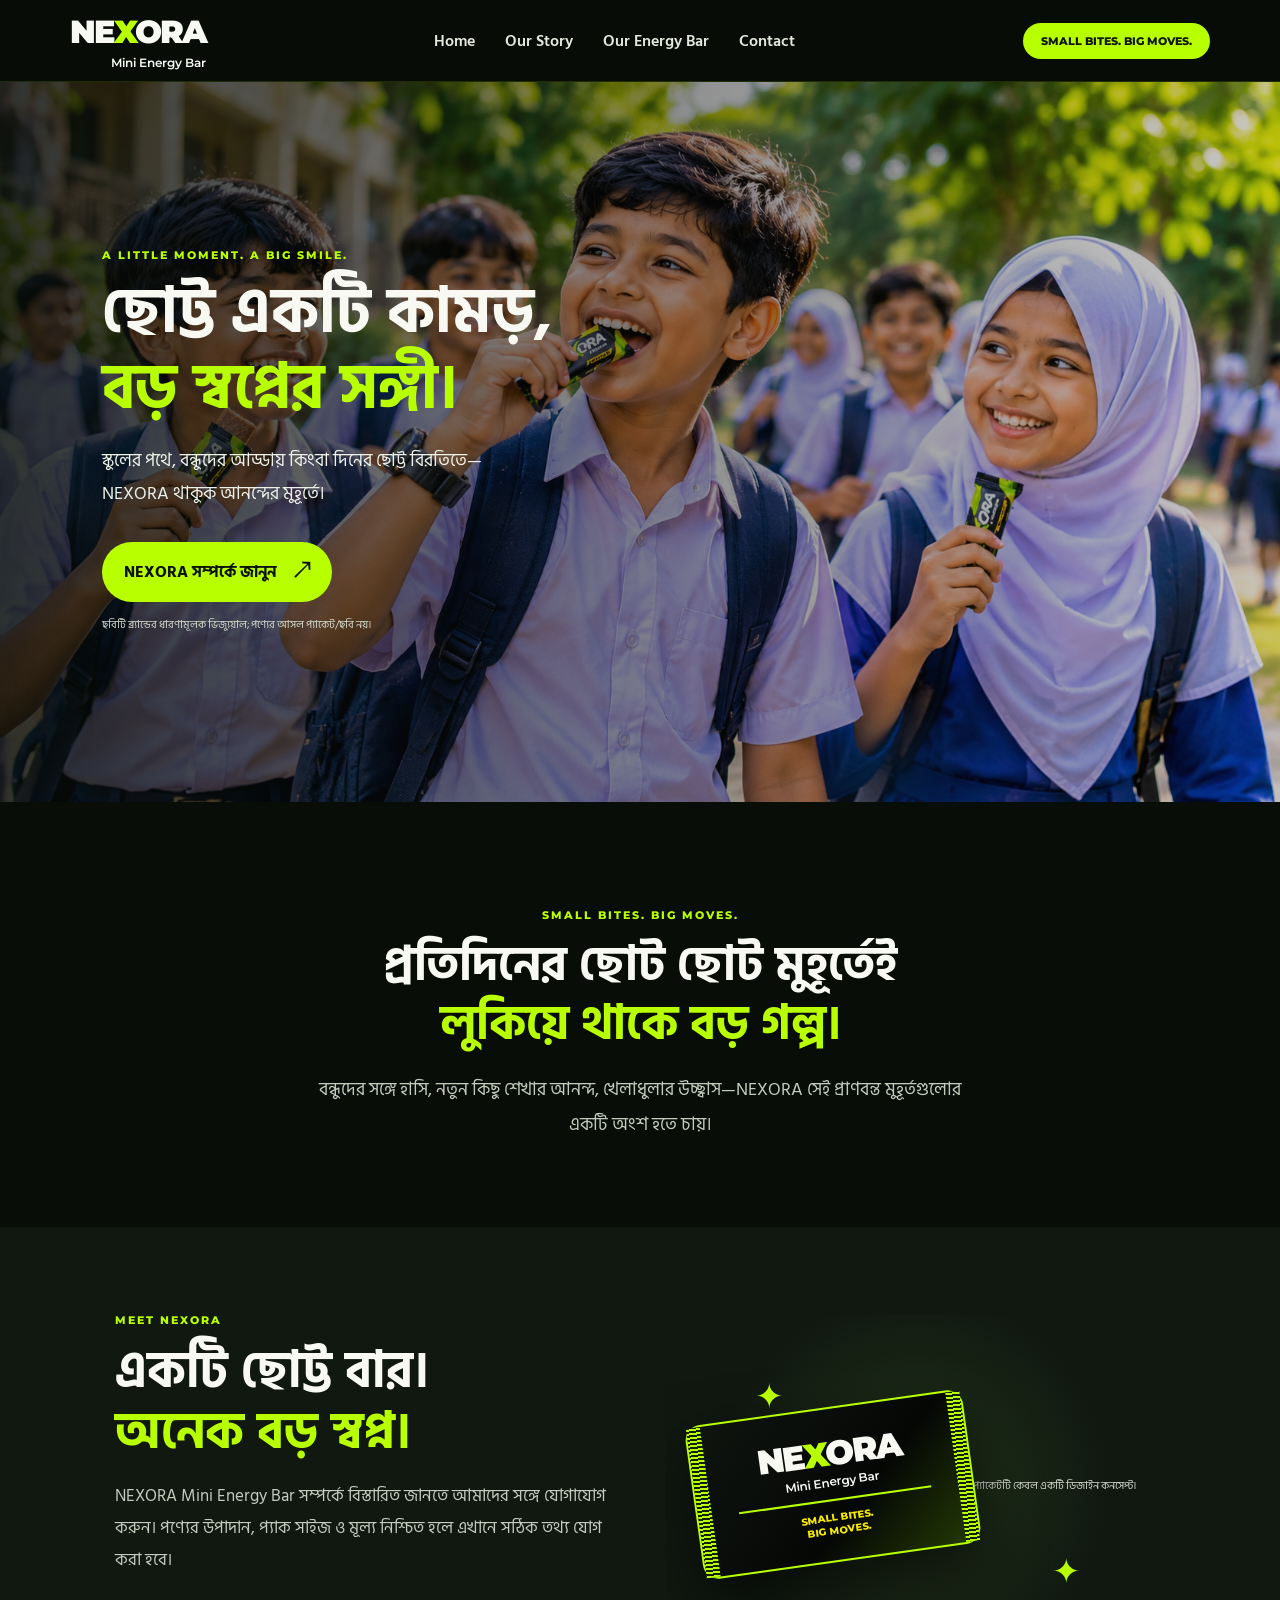
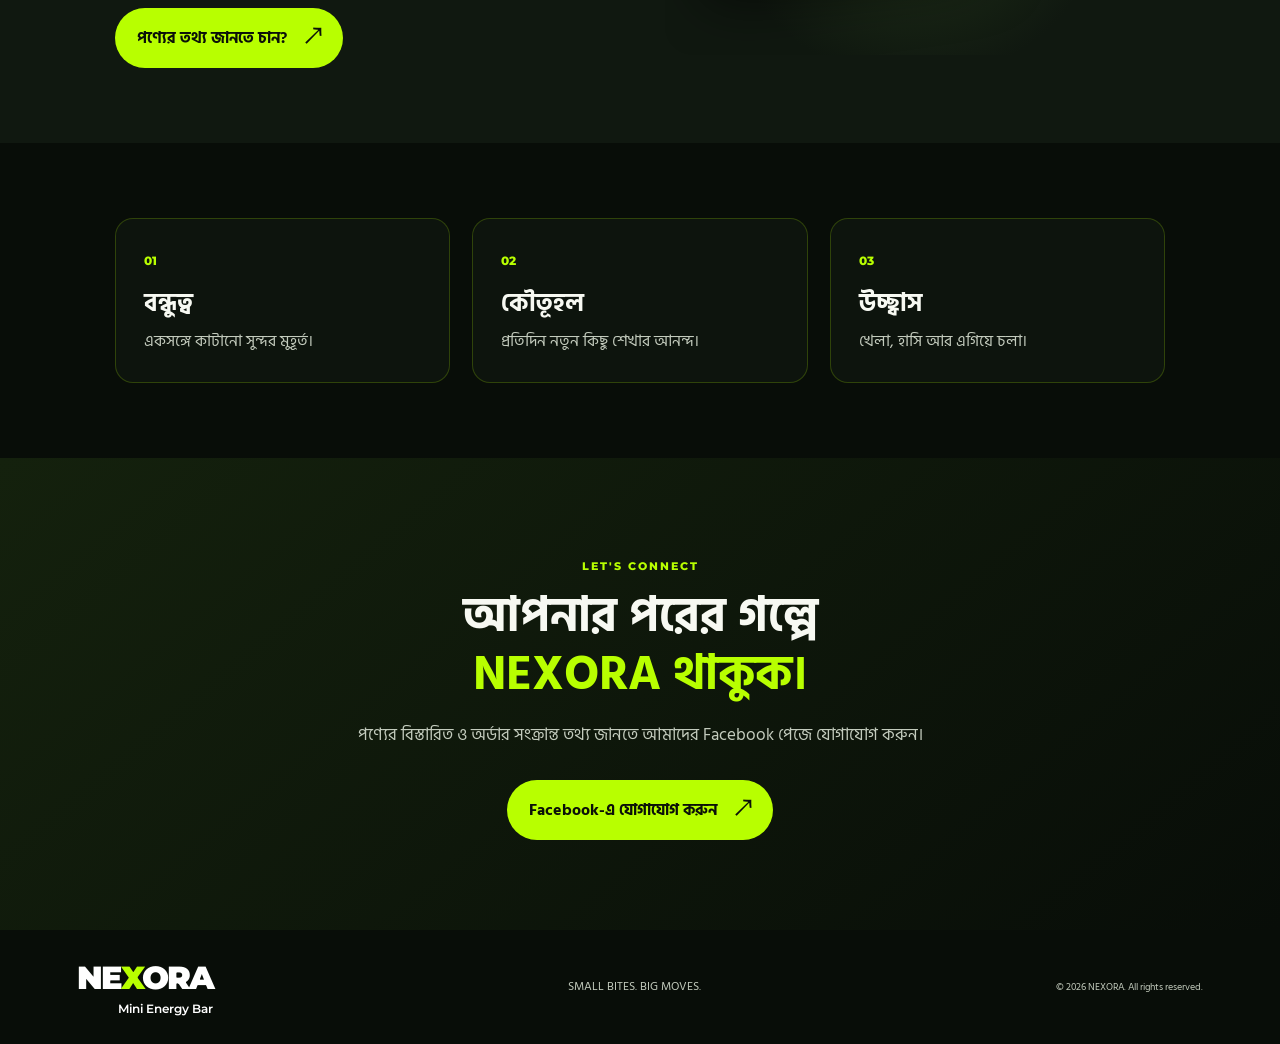
<file: index.html>
<!doctype html>
<html lang="bn">
<head>
  <meta charset="utf-8">
  <meta name="viewport" content="width=device-width, initial-scale=1">
  <title>NEXORA Mini Energy Bar | Small Bites. Big Moves.</title>
  <meta name="description" content="NEXORA Mini Energy Bar — ছোট্ট কামড়, বড় স্বপ্নের পথে।">
  <meta name="theme-color" content="#080d08">
  <link rel="icon" href="assets/favicon.svg" type="image/svg+xml">
  <link rel="stylesheet" href="assets/style.css">
</head>
<body>
  <header class="site-header">
    <a class="brand" href="#" aria-label="NEXORA home">
      <span class="brand-name">NE<span>X</span>ORA</span>
      <small>Mini Energy Bar</small>
    </a>
    <button class="menu-toggle" aria-label="Open menu" aria-expanded="false">☰</button>
    <nav class="nav">
      <a href="#home">Home</a><a href="#story">Our Story</a><a href="#product">Our Energy Bar</a><a href="#contact">Contact</a>
    </nav>
    <a class="tagline-pill" href="#product">SMALL BITES. BIG MOVES.</a>
  </header>

  <main>
    <section class="hero" id="home">
      <img class="hero-image" src="assets/nexora-bangladeshi-school-children-hero.png" alt="বাংলাদেশি স্কুলপড়ুয়া শিশুরা স্কুলের পথে NEXORA Mini Energy Bar উপভোগ করছে — ধারণামূলক ব্র্যান্ড ভিজ্যুয়াল">
      <div class="hero-copy">
        <p class="eyebrow">A LITTLE MOMENT. A BIG SMILE.</p>
        <h1>ছোট্ট একটি কামড়,<br><span>বড় স্বপ্নের সঙ্গী।</span></h1>
        <p>স্কুলের পথে, বন্ধুদের আড্ডায় কিংবা দিনের ছোট্ট বিরতিতে—NEXORA থাকুক আনন্দের মুহূর্তে।</p>
        <a class="button" href="#contact">NEXORA সম্পর্কে জানুন <span>↗</span></a>
        <p class="concept-note">ছবিটি ব্র্যান্ডের ধারণামূলক ভিজ্যুয়াল; পণ্যের আসল প্যাকেট/ছবি নয়।</p>
      </div>
    </section>

    <section class="intro" id="story">
      <p class="eyebrow">SMALL BITES. BIG MOVES.</p>
      <h2>প্রতিদিনের ছোট ছোট মুহূর্তেই<br><span>লুকিয়ে থাকে বড় গল্প।</span></h2>
      <p class="intro-text">বন্ধুদের সঙ্গে হাসি, নতুন কিছু শেখার আনন্দ, খেলাধুলার উচ্ছ্বাস—NEXORA সেই প্রাণবন্ত মুহূর্তগুলোর একটি অংশ হতে চায়।</p>
    </section>

    <section class="product-section" id="product">
      <div class="product-copy">
        <p class="eyebrow">MEET NEXORA</p>
        <h2>একটি ছোট্ট বার।<br><span>অনেক বড় স্বপ্ন।</span></h2>
        <p>NEXORA Mini Energy Bar সম্পর্কে বিস্তারিত জানতে আমাদের সঙ্গে যোগাযোগ করুন। পণ্যের উপাদান, প্যাক সাইজ ও মূল্য নিশ্চিত হলে এখানে সঠিক তথ্য যোগ করা হবে।</p>
        <a class="button" href="#contact">পণ্যের তথ্য জানতে চান? <span>↗</span></a>
      </div>
      <div class="product-art" aria-label="NEXORA concept pack illustration">
        <div class="pack">
          <div class="pack-brand">NE<span>X</span>ORA</div>
          <div class="pack-sub">Mini Energy Bar</div>
          <div class="pack-line"></div>
          <div class="pack-tag">SMALL BITES.<br>BIG MOVES.</div>
        </div>
        <span class="spark spark-one">✦</span><span class="spark spark-two">✦</span>
        <p class="concept-note">প্যাকেটটি কেবল একটি ডিজাইন কনসেপ্ট।</p>
      </div>
    </section>

    <section class="moments">
      <div><span>01</span><h3>বন্ধুত্ব</h3><p>একসঙ্গে কাটানো সুন্দর মুহূর্ত।</p></div>
      <div><span>02</span><h3>কৌতূহল</h3><p>প্রতিদিন নতুন কিছু শেখার আনন্দ।</p></div>
      <div><span>03</span><h3>উচ্ছ্বাস</h3><p>খেলা, হাসি আর এগিয়ে চলা।</p></div>
    </section>

    <section class="contact" id="contact">
      <p class="eyebrow">LET'S CONNECT</p>
      <h2>আপনার পরের গল্পে<br><span>NEXORA থাকুক।</span></h2>
      <p>পণ্যের বিস্তারিত ও অর্ডার সংক্রান্ত তথ্য জানতে আমাদের Facebook পেজে যোগাযোগ করুন।</p>
      <a class="button" href="https://www.facebook.com/profile.php?id=61588771786559" target="_blank" rel="noopener">Facebook-এ যোগাযোগ করুন <span>↗</span></a>
    </section>
  </main>

  <footer><a class="brand footer-brand" href="#"><span class="brand-name">NE<span>X</span>ORA</span><small>Mini Energy Bar</small></a><p>SMALL BITES. BIG MOVES.</p><small>© <span id="year"></span> NEXORA. All rights reserved.</small></footer>
  <script src="assets/script.js"></script>
</body>
</html>
</file>
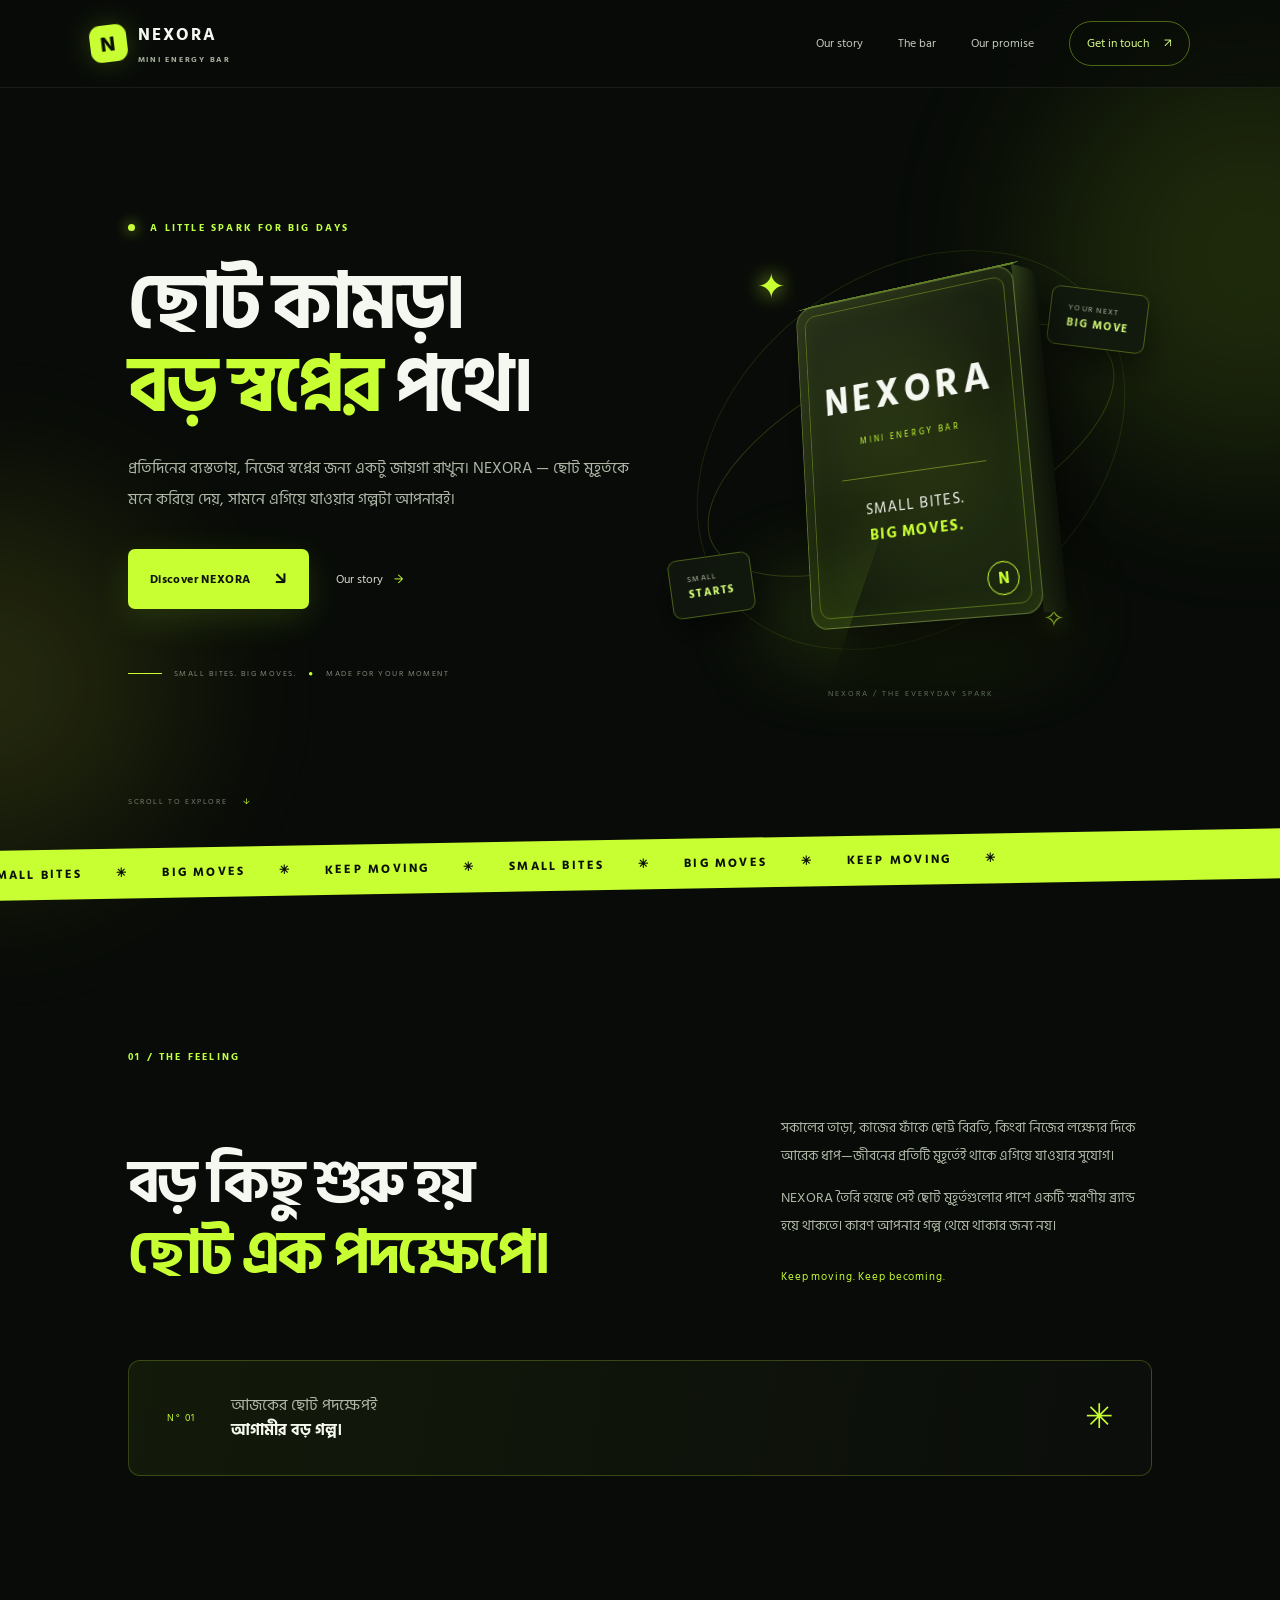
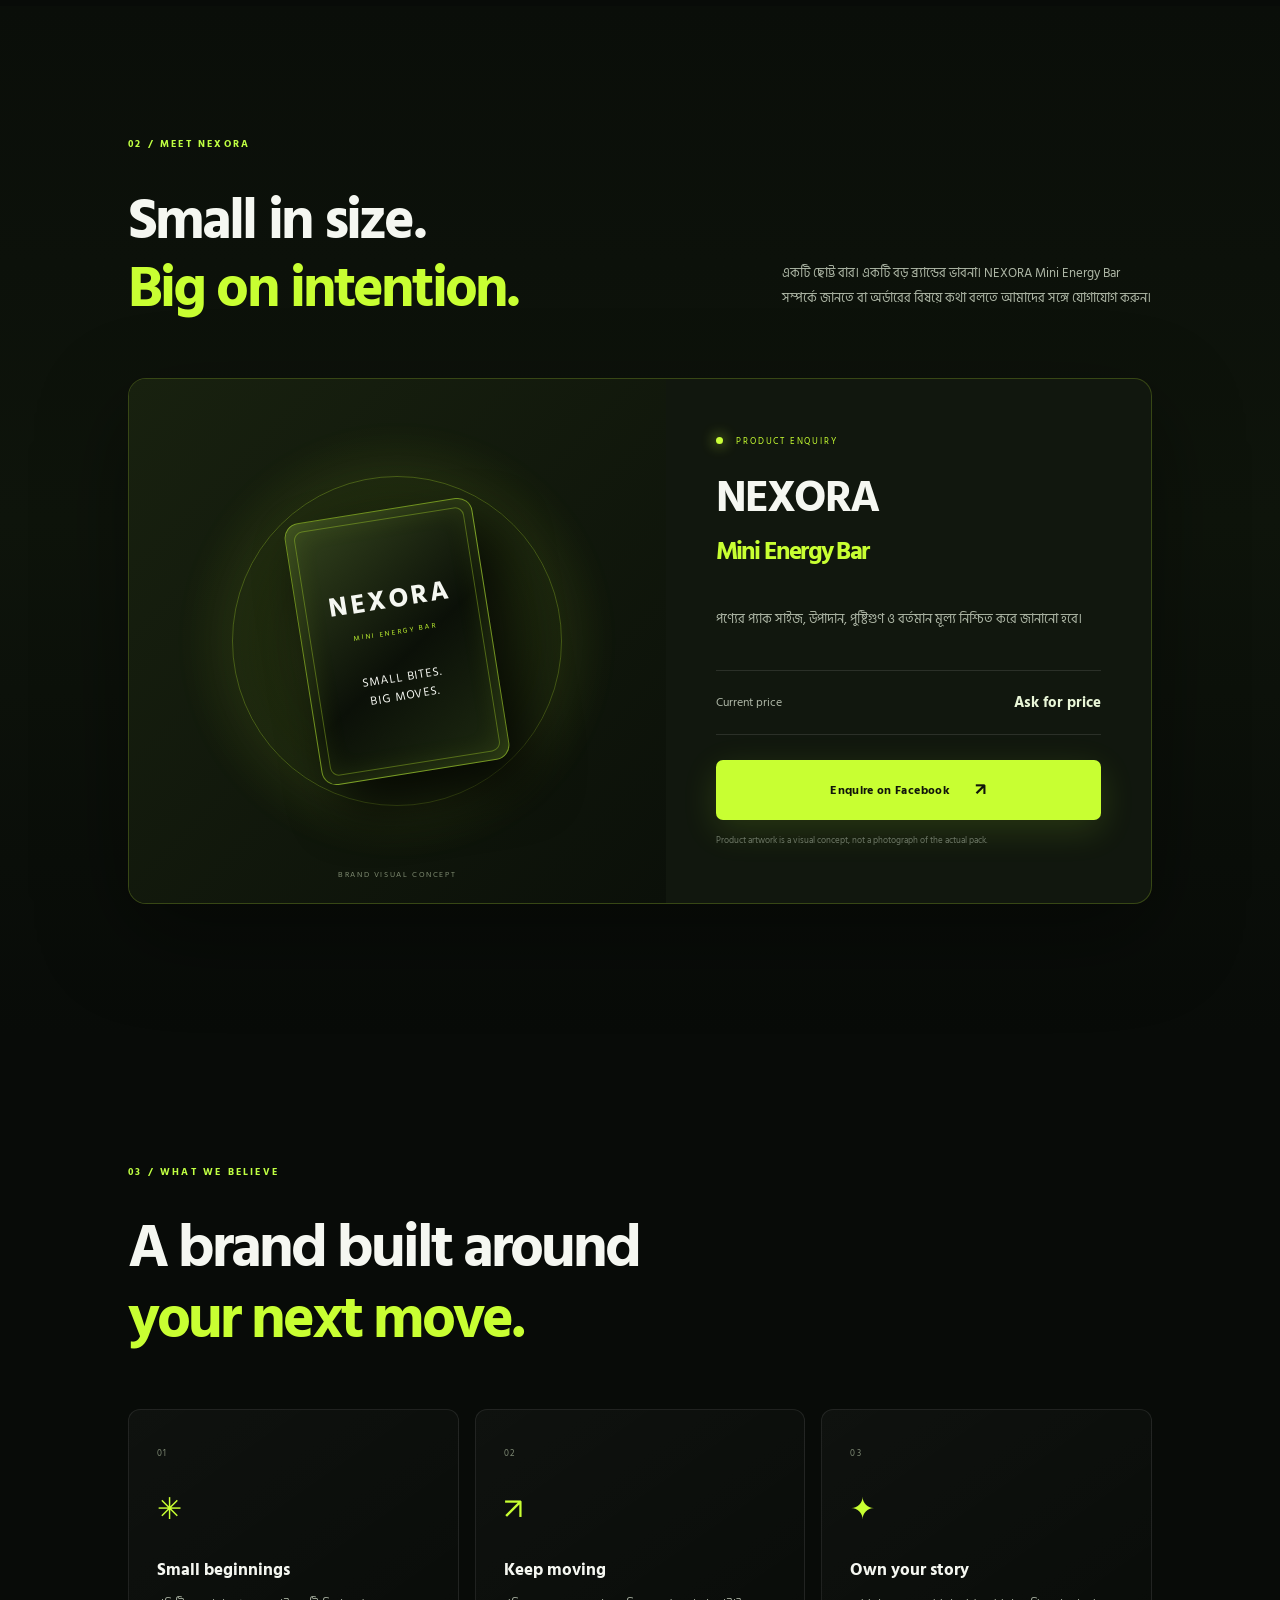
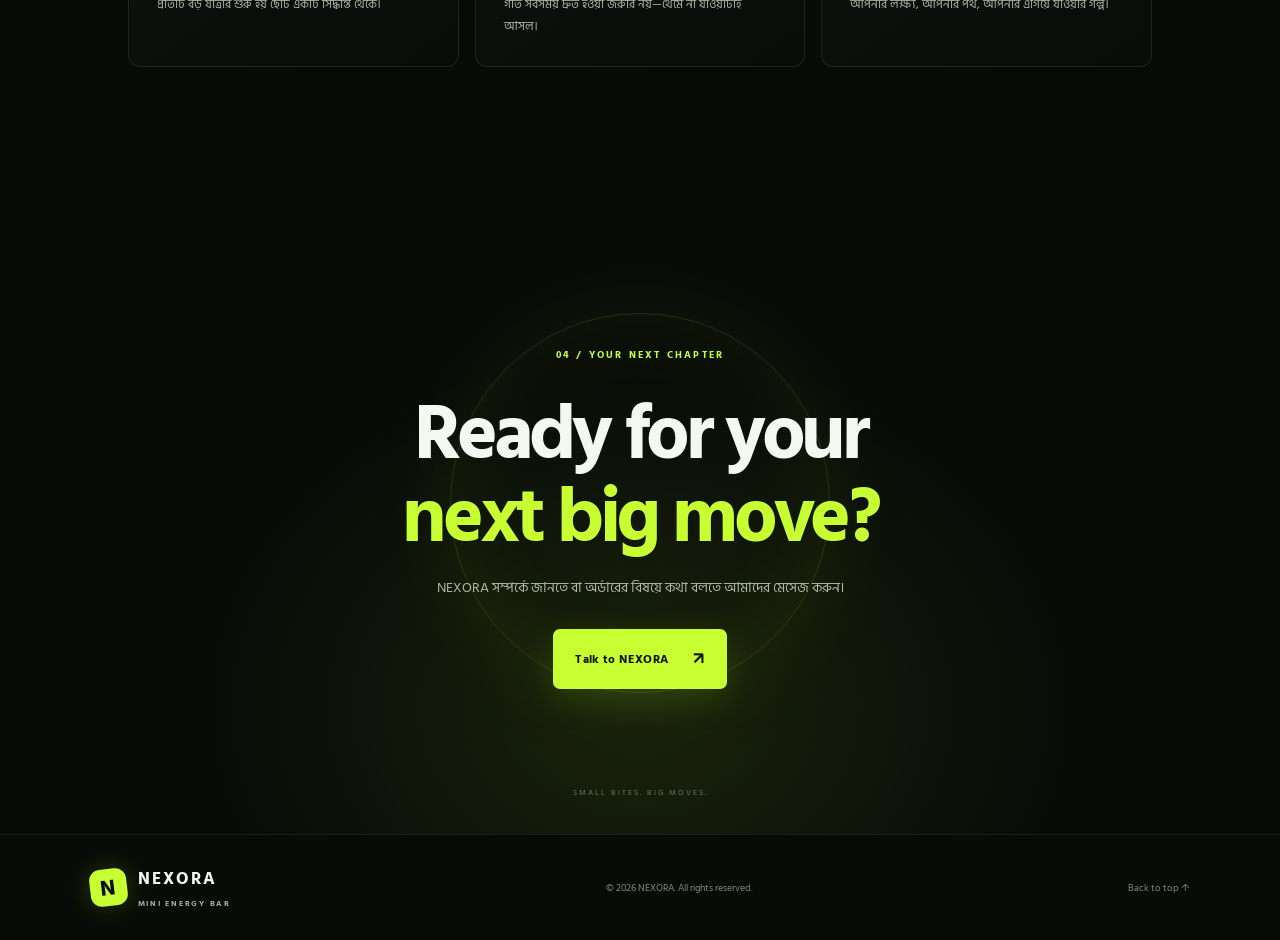
<file: assets/index.html>
<!doctype html>
<html lang="bn">
<head>
  <meta charset="utf-8">
  <meta name="viewport" content="width=device-width, initial-scale=1">
  <title>NEXORA Mini Energy Bar | Small Bites. Big Moves.</title>
  <meta name="description" content="NEXORA Mini Energy Bar — ছোট পদক্ষেপ, বড় স্বপ্ন। Discover the NEXORA brand and get in touch to order.">
  <meta name="theme-color" content="#070907">
  <link rel="icon" href="assets/favicon.svg" type="image/svg+xml">
  <link rel="preconnect" href="https://fonts.googleapis.com">
  <link rel="preconnect" href="https://fonts.gstatic.com" crossorigin>
  <link href="https://fonts.googleapis.com/css2?family=DM+Sans:wght@400;500;600;700;800&family=Hind+Siliguri:wght@400;500;600;700&display=swap" rel="stylesheet">
  <link rel="stylesheet" href="assets/style.css">
</head>
<body>
  <div class="ambient ambient-a"></div><div class="ambient ambient-b"></div>
  <header class="nav-wrap">
    <a class="brand" href="#home" aria-label="NEXORA home"><span class="brand-mark">N</span><span>NEXORA<small>MINI ENERGY BAR</small></span></a>
    <button class="menu-toggle" aria-label="Open menu" aria-expanded="false">☰</button>
    <nav class="nav-links">
      <a href="#story">Our story</a><a href="#product">The bar</a><a href="#values">Our promise</a><a class="nav-cta" href="#contact">Get in touch <span>↗</span></a>
    </nav>
  </header>

  <main>
    <section class="hero section" id="home">
      <div class="hero-copy reveal">
        <div class="eyebrow"><i></i> A LITTLE SPARK FOR BIG DAYS</div>
        <h1>ছোট কামড়।<br><em>বড় স্বপ্নের</em> পথে।</h1>
        <p class="hero-lead">প্রতিদিনের ব্যস্ততায়, নিজের স্বপ্নের জন্য একটু জায়গা রাখুন। NEXORA — ছোট মুহূর্তকে মনে করিয়ে দেয়, সামনে এগিয়ে যাওয়ার গল্পটা আপনারই।</p>
        <div class="hero-actions"><a class="btn btn-primary" href="#product">Discover NEXORA <span>↘</span></a><a class="text-link" href="#story">Our story <span>→</span></a></div>
        <div class="hero-proof"><span class="proof-line"></span><span>SMALL BITES. BIG MOVES.</span><span class="proof-dot">●</span><span>MADE FOR YOUR MOMENT</span></div>
      </div>
      <div class="hero-art reveal" aria-label="Decorative 3D NEXORA brand artwork">
        <div class="orbit orbit-one"></div><div class="orbit orbit-two"></div>
        <div class="spark spark-one">✦</div><div class="spark spark-two">✧</div>
        <div class="stage">
          <div class="bar-shadow"></div>
          <div class="bar-3d">
            <div class="bar-top"></div><div class="bar-side"></div>
            <div class="bar-front">
              <div class="pack-glow"></div><div class="pack-label">NEXORA</div>
              <div class="pack-sub">MINI ENERGY BAR</div><div class="pack-rule"></div>
              <div class="pack-tag">SMALL BITES.<br><b>BIG MOVES.</b></div>
              <div class="pack-stamp">N</div>
            </div>
          </div>
          <div class="floating-chip chip-a">YOUR NEXT<br><b>BIG MOVE</b></div>
          <div class="floating-chip chip-b">SMALL<br><b>STARTS</b></div>
        </div>
        <div class="art-caption">NEXORA / THE EVERYDAY SPARK</div>
      </div>
      <div class="hero-scroll">SCROLL TO EXPLORE <span>↓</span></div>
    </section>

    <section class="ticker" aria-label="Brand tagline"><div>SMALL BITES <b>✳</b> BIG MOVES <b>✳</b> KEEP MOVING <b>✳</b> SMALL BITES <b>✳</b> BIG MOVES <b>✳</b> KEEP MOVING <b>✳</b></div></section>

    <section class="story section" id="story">
      <div class="section-kicker reveal">01 / THE FEELING</div>
      <div class="story-grid">
        <h2 class="reveal">বড় কিছু শুরু হয়<br><span>ছোট এক পদক্ষেপে।</span></h2>
        <div class="story-copy reveal"><p>সকালের তাড়া, কাজের ফাঁকে ছোট্ট বিরতি, কিংবা নিজের লক্ষ্যের দিকে আরেক ধাপ—জীবনের প্রতিটি মুহূর্তেই থাকে এগিয়ে যাওয়ার সুযোগ।</p><p>NEXORA তৈরি হয়েছে সেই ছোট মুহূর্তগুলোর পাশে একটি স্মরণীয় ব্র্যান্ড হয়ে থাকতে। কারণ আপনার গল্প থেমে থাকার জন্য নয়।</p><span class="signature">Keep moving. Keep becoming.</span></div>
      </div>
      <div class="story-band reveal"><span class="band-number">N° 01</span><span>আজকের ছোট পদক্ষেপই<br><b>আগামীর বড় গল্প।</b></span><span class="band-star">✳</span></div>
    </section>

    <section class="product section" id="product">
      <div class="section-kicker reveal">02 / MEET NEXORA</div>
      <div class="product-head reveal"><h2>Small in size.<br><span>Big on intention.</span></h2><p>একটি ছোট্ট বার। একটি বড় ব্র্যান্ডের ভাবনা। NEXORA Mini Energy Bar সম্পর্কে জানতে বা অর্ডারের বিষয়ে কথা বলতে আমাদের সঙ্গে যোগাযোগ করুন।</p></div>
      <div class="product-card reveal">
        <div class="product-visual"><div class="product-ring"></div><div class="mini-pack"><span>NEXORA</span><small>MINI ENERGY BAR</small><i>SMALL BITES.<br>BIG MOVES.</i></div><span class="visual-note">BRAND VISUAL CONCEPT</span></div>
        <div class="product-info"><div class="available"><i></i> PRODUCT ENQUIRY</div><h3>NEXORA<br><em>Mini Energy Bar</em></h3><p>পণ্যের প্যাক সাইজ, উপাদান, পুষ্টিগুণ ও বর্তমান মূল্য নিশ্চিত করে জানানো হবে।</p><div class="price-row"><span>Current price</span><strong>Ask for price</strong></div><a class="btn btn-primary full" href="https://www.facebook.com/profile.php?id=61588771786559" target="_blank" rel="noopener">Enquire on Facebook <span>↗</span></a><small class="fine-print">Product artwork is a visual concept, not a photograph of the actual pack.</small></div>
      </div>
    </section>

    <section class="values section" id="values">
      <div class="section-kicker reveal">03 / WHAT WE BELIEVE</div>
      <h2 class="reveal">A brand built around<br><span>your next move.</span></h2>
      <div class="value-grid">
        <article class="value-card reveal"><span>01</span><div class="value-icon">✳</div><h3>Small beginnings</h3><p>প্রতিটি বড় যাত্রার শুরু হয় ছোট একটি সিদ্ধান্ত থেকে।</p></article>
        <article class="value-card reveal"><span>02</span><div class="value-icon">↗</div><h3>Keep moving</h3><p>গতি সবসময় দ্রুত হওয়া জরুরি নয়—থেমে না যাওয়াটাই আসল।</p></article>
        <article class="value-card reveal"><span>03</span><div class="value-icon">✦</div><h3>Own your story</h3><p>আপনার লক্ষ্য, আপনার পথ, আপনার এগিয়ে যাওয়ার গল্প।</p></article>
      </div>
    </section>

    <section class="final-cta section" id="contact">
      <div class="cta-orb"></div><div class="section-kicker reveal">04 / YOUR NEXT CHAPTER</div>
      <h2 class="reveal">Ready for your<br><em>next big move?</em></h2>
      <p class="reveal">NEXORA সম্পর্কে জানতে বা অর্ডারের বিষয়ে কথা বলতে আমাদের মেসেজ করুন।</p>
      <a class="btn btn-primary reveal" href="https://www.facebook.com/profile.php?id=61588771786559" target="_blank" rel="noopener">Talk to NEXORA <span>↗</span></a>
      <div class="cta-tag">SMALL BITES. BIG MOVES.</div>
    </section>
  </main>

  <footer><a class="brand footer-brand" href="#home"><span class="brand-mark">N</span><span>NEXORA<small>MINI ENERGY BAR</small></span></a><span>© <span id="year"></span> NEXORA. All rights reserved.</span><a href="#home">Back to top ↑</a></footer>
  <script src="assets/script.js"></script>
</body>
</html>
</file>
<file: assets/style.css>
@import url('https://fonts.googleapis.com/css2?family=Hind+Siliguri:wght@400;500;600;700&family=Montserrat:wght@500;600;700;800;900&display=swap');
:root{--bg:#080d08;--panel:#101810;--green:#b8ff00;--white:#f7f9f2;--muted:#c3cbbd;--yellow:#f5e900}
*{box-sizing:border-box}html{scroll-behavior:smooth}body{margin:0;background:var(--bg);color:var(--white);font-family:'Hind Siliguri',sans-serif}a{color:inherit;text-decoration:none}
.site-header{height:82px;padding:12px 5.5%;display:flex;align-items:center;justify-content:space-between;gap:24px;background:#080d08f2;position:sticky;top:0;z-index:10;border-bottom:1px solid #b8ff0022}
.brand{display:flex;flex-direction:column;line-height:1}.brand-name{font:900 32px Montserrat,sans-serif;letter-spacing:-2px}.brand-name span,.pack-brand span{color:var(--green)}.brand small{font:600 12px Montserrat,sans-serif;text-align:right;margin-top:4px}.nav{display:flex;gap:30px;font-weight:600;color:#e3e9dc}.nav a:hover{color:var(--green)}.tagline-pill{background:var(--green);color:#10160a;padding:11px 18px;border-radius:30px;font:800 11px Montserrat,sans-serif}.menu-toggle{display:none;background:none;border:0;color:white;font-size:26px}
.hero{position:relative;min-height:580px;overflow:hidden;background:#111}.hero-image{width:100%;height:100%;min-height:580px;object-fit:cover;display:block;opacity:.78}.hero:after{content:"";position:absolute;inset:0;background:linear-gradient(90deg,#060b08c9 0%,#060b0855 47%,transparent 100%)}.hero-copy{position:absolute;z-index:1;left:8%;top:50%;transform:translateY(-50%);max-width:490px}.eyebrow{font:800 11px Montserrat,sans-serif;letter-spacing:2px;color:var(--green)}h1,h2{font-weight:700;line-height:1.22;margin:14px 0}h1{font-size:clamp(38px,5vw,62px)}h1 span,h2 span{color:var(--green)}.hero-copy>p:not(.eyebrow){font-size:18px;line-height:1.8;color:#edf1e8;max-width:430px}.button{display:inline-flex;align-items:center;gap:18px;background:var(--green);color:#0b1108;padding:14px 22px;border-radius:30px;font-weight:700;margin-top:14px;transition:.2s}.button:hover{transform:translateY(-3px);box-shadow:0 10px 30px #b8ff0033}.button span{font-size:20px}.concept-note{font-size:11px!important;color:#d2d8cc!important;margin-top:14px!important}
.intro{text-align:center;padding:95px 20px 85px;max-width:850px;margin:auto}.intro h2,.contact h2{font-size:clamp(32px,4vw,48px)}.intro-text{font-size:18px;line-height:1.9;color:var(--muted);max-width:680px;margin:20px auto 0}
.product-section{padding:75px 9%;display:grid;grid-template-columns:1fr 1fr;align-items:center;gap:50px;background:var(--panel)}.product-copy h2{font-size:clamp(34px,4vw,50px)}.product-copy>p:not(.eyebrow){font-size:17px;line-height:1.9;color:var(--muted);max-width:500px}.product-art{min-height:340px;display:flex;align-items:center;justify-content:center;position:relative;background:radial-gradient(circle,#23351b 0%,#101810 65%);border-radius:28px;overflow:hidden}.pack{width:280px;height:155px;border-radius:16px;background:linear-gradient(135deg,#101510,#050705 60%,#243b05);border:2px solid #b8ff00;box-shadow:0 25px 60px #0009;transform:rotate(-8deg);display:flex;flex-direction:column;align-items:center;justify-content:center;position:relative}.pack:before,.pack:after{content:"";position:absolute;top:0;bottom:0;width:14px;background:repeating-linear-gradient(0deg,#b8ff00 0 2px,#15200c 2px 4px)}.pack:before{left:0}.pack:after{right:0}.pack-brand{font:900 34px Montserrat,sans-serif;letter-spacing:-2px}.pack-sub{font:600 12px Montserrat,sans-serif}.pack-line{width:70%;height:2px;background:var(--green);margin:10px}.pack-tag{font:800 10px Montserrat,sans-serif;color:var(--yellow);text-align:center}.spark{position:absolute;color:var(--green);font-size:34px}.spark-one{top:55px;left:18%}.spark-two{bottom:55px;right:17%}
.moments{padding:75px 9%;display:grid;grid-template-columns:repeat(3,1fr);gap:22px}.moments div{padding:28px;border:1px solid #b8ff0033;border-radius:18px;background:#0d140d}.moments span{font:800 12px Montserrat,sans-serif;color:var(--green)}.moments h3{font-size:25px;margin:10px 0 4px}.moments p{color:var(--muted);margin:0}.contact{text-align:center;padding:90px 20px;background:linear-gradient(140deg,#14210d,#080d08)}.contact>p:not(.eyebrow){color:var(--muted);font-size:17px}footer{padding:28px 6%;display:flex;align-items:center;justify-content:space-between;gap:20px;color:var(--muted);font-size:12px}.footer-brand{color:white}
@media(max-width:800px){.site-header{height:72px}.menu-toggle{display:block;margin-left:auto}.nav{display:none;position:absolute;top:72px;left:0;right:0;background:#080d08;padding:20px 7%;flex-direction:column;gap:18px}.nav.open{display:flex}.tagline-pill{display:none}.hero,.hero-image{min-height:620px}.hero-image{object-position:58% center}.hero:after{background:linear-gradient(0deg,#060b08ed 0%,#060b0877 65%,#060b0822 100%)}.hero-copy{left:7%;right:7%;top:auto;bottom:38px;transform:none}.hero-copy>p:not(.eyebrow){font-size:16px}.product-section{grid-template-columns:1fr;padding:55px 7%;gap:25px}.product-art{min-height:280px}.moments{grid-template-columns:1fr;padding:45px 7%}.intro{padding:65px 7%}footer{flex-direction:column;text-align:center}}
</file>
<file: assets/assets/style.css>
*{box-sizing:border-box}html{scroll-behavior:smooth}body{margin:0;background:#080b08;color:#f5f7f1;font-family:"DM Sans","Hind Siliguri",sans-serif;overflow-x:hidden}body:lang(bn){font-family:"Hind Siliguri","DM Sans",sans-serif}a{color:inherit;text-decoration:none}.ambient{position:fixed;z-index:-1;filter:blur(90px);opacity:.13;border-radius:50%;pointer-events:none}.ambient-a{width:420px;height:420px;background:#b7ff25;top:5%;right:-180px}.ambient-b{width:360px;height:360px;background:#e8ff37;bottom:4%;left:-190px}.nav-wrap{height:88px;display:flex;align-items:center;justify-content:space-between;padding:0 7vw;border-bottom:1px solid #ffffff12;position:absolute;top:0;width:100%;z-index:10;background:#080b08a8;backdrop-filter:blur(16px)}.brand{display:flex;align-items:center;gap:11px;font-weight:800;letter-spacing:.12em;font-size:17px}.brand small{display:block;font-size:8px;letter-spacing:.22em;color:#a4ad9b;margin-top:4px}.brand-mark{display:grid;place-items:center;width:37px;height:37px;background:#c8ff32;color:#090d06;border-radius:11px;font-weight:900;font-size:22px;transform:rotate(-7deg);box-shadow:0 0 28px #baff2633}.nav-links{display:flex;align-items:center;gap:35px;color:#c5cbbf;font-size:12px}.nav-links a:hover,.text-link:hover{color:#c8ff32}.nav-cta{border:1px solid #baff3260;padding:12px 17px;border-radius:30px;color:#d9ff8a}.nav-cta span{margin-left:12px}.menu-toggle{display:none;background:none;color:white;border:0;font-size:24px}.section{padding:130px 10vw;position:relative}.hero{min-height:790px;padding-top:190px;display:grid;grid-template-columns:1.03fr .97fr;align-items:center;gap:30px}.eyebrow,.section-kicker{font-size:10px;letter-spacing:.22em;color:#bfff42;font-weight:700}.eyebrow i,.available i{display:inline-block;width:7px;height:7px;background:#caff38;border-radius:50%;box-shadow:0 0 14px #caff38;margin-right:10px}.hero h1{font-size:clamp(50px,6vw,86px);line-height:1.08;letter-spacing:-.055em;margin:27px 0 24px;font-weight:800}.hero h1 em,.product-head h2 span,.values h2 span,.final-cta h2 em{font-style:normal;color:#c8ff32}.hero-lead{font-size:16px;line-height:1.95;color:#aeb7a6;max-width:540px}.hero-actions{display:flex;align-items:center;gap:27px;margin-top:34px}.btn{display:inline-flex;align-items:center;justify-content:center;gap:25px;padding:16px 22px;border-radius:7px;font-size:12px;font-weight:800;letter-spacing:.03em;transition:.25s}.btn-primary{background:#c8ff32;color:#10150b;box-shadow:0 10px 35px #baff3224}.btn-primary:hover{transform:translateY(-4px);box-shadow:0 16px 45px #baff3245}.btn span{font-size:17px}.text-link{font-size:12px;color:#d5dbcF}.text-link span{color:#c8ff32;margin-left:8px}.hero-proof{display:flex;align-items:center;gap:12px;margin-top:58px;font-size:8px;letter-spacing:.18em;color:#7f8979}.proof-line{height:1px;width:34px;background:#c8ff32}.proof-dot{font-size:8px;color:#c8ff32}.hero-art{height:520px;position:relative;display:grid;place-items:center;perspective:1000px}.stage{width:100%;height:100%;display:grid;place-items:center;position:relative;transform-style:preserve-3d}.orbit{position:absolute;border:1px solid #c8ff3230;border-radius:50%;transform:rotate(-25deg)}.orbit-one{width:440px;height:190px}.orbit-two{width:350px;height:470px;transform:rotate(52deg);border-color:#c8ff321b}.bar-shadow{position:absolute;width:280px;height:60px;background:#baff32;filter:blur(48px);opacity:.22;transform:translateY(165px)}.bar-3d{width:245px;height:340px;position:relative;transform:rotateY(-24deg) rotateX(8deg) rotateZ(-8deg);transform-style:preserve-3d;animation:float 6s ease-in-out infinite}.bar-front{position:absolute;inset:0;background:linear-gradient(145deg,#252e1b,#0e130c 52%,#1a2510);border:1px solid #d3ff695c;border-radius:18px;overflow:hidden;box-shadow:inset 0 0 35px #d0ff3517,25px 35px 70px #000b;display:flex;flex-direction:column;align-items:center;justify-content:center}.bar-front:before{content:"";position:absolute;inset:9px;border:1px solid #c8ff324d;border-radius:12px}.bar-top{position:absolute;width:245px;height:35px;top:-34px;left:0;background:#6f9127;transform:rotateX(65deg);transform-origin:bottom;border-radius:12px 12px 0 0}.bar-side{position:absolute;width:35px;height:340px;right:-34px;top:0;background:linear-gradient(90deg,#35471c,#131a0c);transform:rotateY(65deg);transform-origin:left;border-radius:0 10px 10px 0}.pack-glow{position:absolute;width:190px;height:190px;background:#c8ff32;filter:blur(70px);opacity:.18}.pack-label{font-size:40px;font-weight:900;letter-spacing:.12em;z-index:1}.pack-sub{font-size:9px;letter-spacing:.3em;color:#c8ff32;margin-top:5px;z-index:1}.pack-rule{width:65%;height:1px;background:#c8ff3266;margin:30px 0 20px;z-index:1}.pack-tag{text-align:center;font-size:16px;line-height:1.6;letter-spacing:.08em;z-index:1}.pack-tag b{color:#c8ff32}.pack-stamp{position:absolute;bottom:18px;right:20px;width:32px;height:32px;display:grid;place-items:center;border:1px solid #c8ff32;border-radius:50%;color:#c8ff32;font-weight:800}.floating-chip{position:absolute;border:1px solid #c8ff3250;background:#11180dd9;padding:13px 17px;border-radius:9px;font-size:8px;letter-spacing:.16em;color:#aeb9a3;box-shadow:0 15px 35px #0008;backdrop-filter:blur(10px)}.floating-chip b{font-size:11px;color:#d5ff78}.chip-a{top:100px;right:5px;transform:rotate(7deg)}.chip-b{bottom:95px;left:0;transform:rotate(-8deg)}.spark{position:absolute;color:#c8ff32;text-shadow:0 0 20px #c8ff32}.spark-one{top:70px;left:18%;font-size:34px}.spark-two{bottom:70px;right:18%;font-size:26px}.art-caption{position:absolute;bottom:10px;font-size:8px;letter-spacing:.25em;color:#626d5a}.hero-scroll{position:absolute;bottom:32px;left:10vw;font-size:8px;letter-spacing:.2em;color:#727c6d}.hero-scroll span{color:#c8ff32;margin-left:12px}.ticker{overflow:hidden;background:#c8ff32;color:#0a1005;padding:15px 0;font-size:12px;font-weight:900;letter-spacing:.17em;white-space:nowrap;transform:rotate(-1deg) scale(1.02)}.ticker div{animation:marquee 28s linear infinite}.ticker b{margin:0 28px}.story{padding-top:160px}.story-grid{display:grid;grid-template-columns:1fr .7fr;gap:12%;align-items:end;margin:35px 0 70px}.story h2,.product-head h2,.values h2{font-size:clamp(37px,4.7vw,64px);line-height:1.18;letter-spacing:-.05em;margin:0}.story h2 span{color:#c8ff32}.story-copy{color:#aeb7a6;font-size:14px;line-height:2}.signature{display:inline-block;margin-top:12px;color:#c8ff32;font-size:11px;letter-spacing:.08em}.story-band{border:1px solid #c8ff3238;background:linear-gradient(100deg,#baff3210,#ffffff04);border-radius:12px;padding:30px 38px;display:flex;align-items:center;gap:35px;color:#aeb7a6;font-size:16px;line-height:1.6}.band-number{font-size:10px;color:#c8ff32;letter-spacing:.15em}.story-band b{color:#f4f8ed}.band-star{margin-left:auto;color:#c8ff32;font-size:34px}.product{background:linear-gradient(180deg,#0a0e09,#0e140b 50%,#080b08)}.product-head{display:flex;align-items:end;justify-content:space-between;gap:40px;margin:35px 0 55px}.product-head h2{font-size:clamp(38px,4.5vw,60px)}.product-head p{max-width:370px;color:#aeb7a6;font-size:13px;line-height:1.9}.product-card{display:grid;grid-template-columns:1.05fr .95fr;border:1px solid #c8ff3235;border-radius:18px;overflow:hidden;background:#11170e;box-shadow:0 30px 90px #0006}.product-visual{min-height:430px;display:grid;place-items:center;position:relative;background:radial-gradient(circle at 50% 50%,#c8ff3222,transparent 58%),linear-gradient(135deg,#18210f,#0b1009)}.product-ring{position:absolute;width:330px;height:330px;border:1px solid #c8ff3245;border-radius:50%;box-shadow:0 0 70px #c8ff3214,inset 0 0 70px #c8ff3210}.mini-pack{width:190px;height:265px;border-radius:15px;background:linear-gradient(145deg,#35451e,#0b1008 55%,#1e2a11);border:1px solid #c8ff3280;box-shadow:18px 30px 50px #000b,inset 0 0 30px #c8ff3220;transform:rotate(-9deg);display:flex;align-items:center;justify-content:center;flex-direction:column;position:relative}.mini-pack:before{content:"";position:absolute;inset:8px;border:1px solid #c8ff3250;border-radius:9px}.mini-pack span{font-size:27px;font-weight:900;letter-spacing:.1em}.mini-pack small{font-size:7px;letter-spacing:.25em;color:#c8ff32;margin-top:5px}.mini-pack i{font-style:normal;text-align:center;font-size:12px;line-height:1.6;margin-top:30px;letter-spacing:.08em}.visual-note{position:absolute;bottom:22px;font-size:8px;letter-spacing:.2em;color:#7e8a70}.product-info{padding:55px 50px;display:flex;flex-direction:column;justify-content:center}.available{font-size:9px;letter-spacing:.2em;color:#c8ff32}.product-info h3{font-size:44px;line-height:1.08;letter-spacing:-.04em;margin:25px 0}.product-info h3 em{font-size:25px;font-style:normal;color:#c8ff32}.product-info p{font-size:13px;color:#aeb7a6;line-height:1.9}.price-row{display:flex;justify-content:space-between;align-items:center;border-top:1px solid #ffffff1c;border-bottom:1px solid #ffffff1c;padding:19px 0;margin:25px 0;color:#aeb7a6;font-size:12px}.price-row strong{font-size:15px;color:#e9f6d7}.full{width:100%}.fine-print{font-size:9px;color:#6e7867;margin-top:14px;line-height:1.6}.values h2{margin:32px 0 55px}.value-grid{display:grid;grid-template-columns:repeat(3,1fr);gap:16px}.value-card{padding:28px;border:1px solid #ffffff16;border-radius:12px;background:linear-gradient(145deg,#ffffff08,#ffffff02);min-height:220px;transition:.3s}.value-card:hover{border-color:#c8ff3266;transform:translateY(-6px)}.value-card>span{font-size:9px;color:#7e8974;letter-spacing:.15em}.value-icon{font-size:30px;color:#c8ff32;margin:22px 0}.value-card h3{font-size:17px;margin:0 0 10px}.value-card p{font-size:12px;color:#aeb7a6;line-height:1.8;margin:0}.final-cta{text-align:center;overflow:hidden;background:radial-gradient(ellipse at 50% 80%,#baff3219,transparent 52%);padding-top:150px;padding-bottom:145px}.cta-orb{position:absolute;width:380px;height:380px;border:1px solid #c8ff3225;border-radius:50%;left:50%;top:48%;transform:translate(-50%,-50%);box-shadow:0 0 100px #c8ff3210,inset 0 0 100px #c8ff3210}.final-cta h2{font-size:clamp(46px,6vw,78px);line-height:1.08;letter-spacing:-.055em;margin:30px 0 18px;position:relative}.final-cta p{color:#aeb7a6;font-size:14px;margin-bottom:30px;position:relative}.final-cta .btn{position:relative}.cta-tag{position:absolute;bottom:35px;left:0;width:100%;font-size:8px;letter-spacing:.25em;color:#6d7864}footer{padding:30px 7vw;border-top:1px solid #ffffff14;display:flex;align-items:center;justify-content:space-between;color:#7f8977;font-size:10px}.footer-brand{color:#f4f7ee}.reveal{opacity:0;transform:translateY(24px);transition:opacity .8s ease,transform .8s ease}.reveal.visible{opacity:1;transform:translateY(0)}@keyframes float{0%,100%{transform:translateY(0) rotateY(-24deg) rotateX(8deg) rotateZ(-8deg)}50%{transform:translateY(-17px) rotateY(-18deg) rotateX(11deg) rotateZ(-5deg)}}@keyframes marquee{from{transform:translateX(0)}to{transform:translateX(-35%)}}@media(max-width:900px){.section{padding:100px 7vw}.hero{grid-template-columns:1fr;min-height:auto;padding-top:155px;padding-bottom:100px}.hero-copy{max-width:700px}.hero-art{height:470px;margin-top:10px}.hero-scroll{left:7vw}.story-grid{gap:40px}.product-info{padding:40px 30px}}@media(max-width:650px){.nav-wrap{height:72px;padding:0 6vw}.menu-toggle{display:block}.nav-links{display:none;position:absolute;top:71px;left:0;right:0;padding:25px 7vw;background:#0c110a;border-bottom:1px solid #ffffff1a;flex-direction:column;align-items:flex-start;gap:22px}.nav-links.open{display:flex}.section{padding:85px 6vw}.hero{padding-top:130px}.hero h1{font-size:52px}.hero-lead{font-size:14px}.hero-proof{flex-wrap:wrap;margin-top:38px}.hero-art{height:400px;transform:scale(.9);margin:0 -20px}.bar-3d{transform:scale(.83) rotateY(-24deg) rotateX(8deg) rotateZ(-8deg)}.orbit-one{width:330px}.orbit-two{height:390px}.chip-a{right:-5px;top:75px}.chip-b{left:-3px;bottom:60px}.story-grid,.product-head{grid-template-columns:1fr;display:grid;gap:20px}.story-band{padding:22px;gap:16px;font-size:13px}.band-star{font-size:25px}.product-head{margin-bottom:35px}.product-card{grid-template-columns:1fr}.product-visual{min-height:350px}.product-info{padding:35px 25px}.product-info h3{font-size:38px}.value-grid{grid-template-columns:1fr}.value-card{min-height:180px}.final-cta{padding-top:110px;padding-bottom:125px}footer{padding:25px 6vw;flex-wrap:wrap;gap:20px}footer>span{order:3;width:100%}}@media(prefers-reduced-motion:reduce){*,*:before,*:after{scroll-behavior:auto!important;animation:none!important;transition:none!important}.reveal{opacity:1;transform:none}}
</file>
